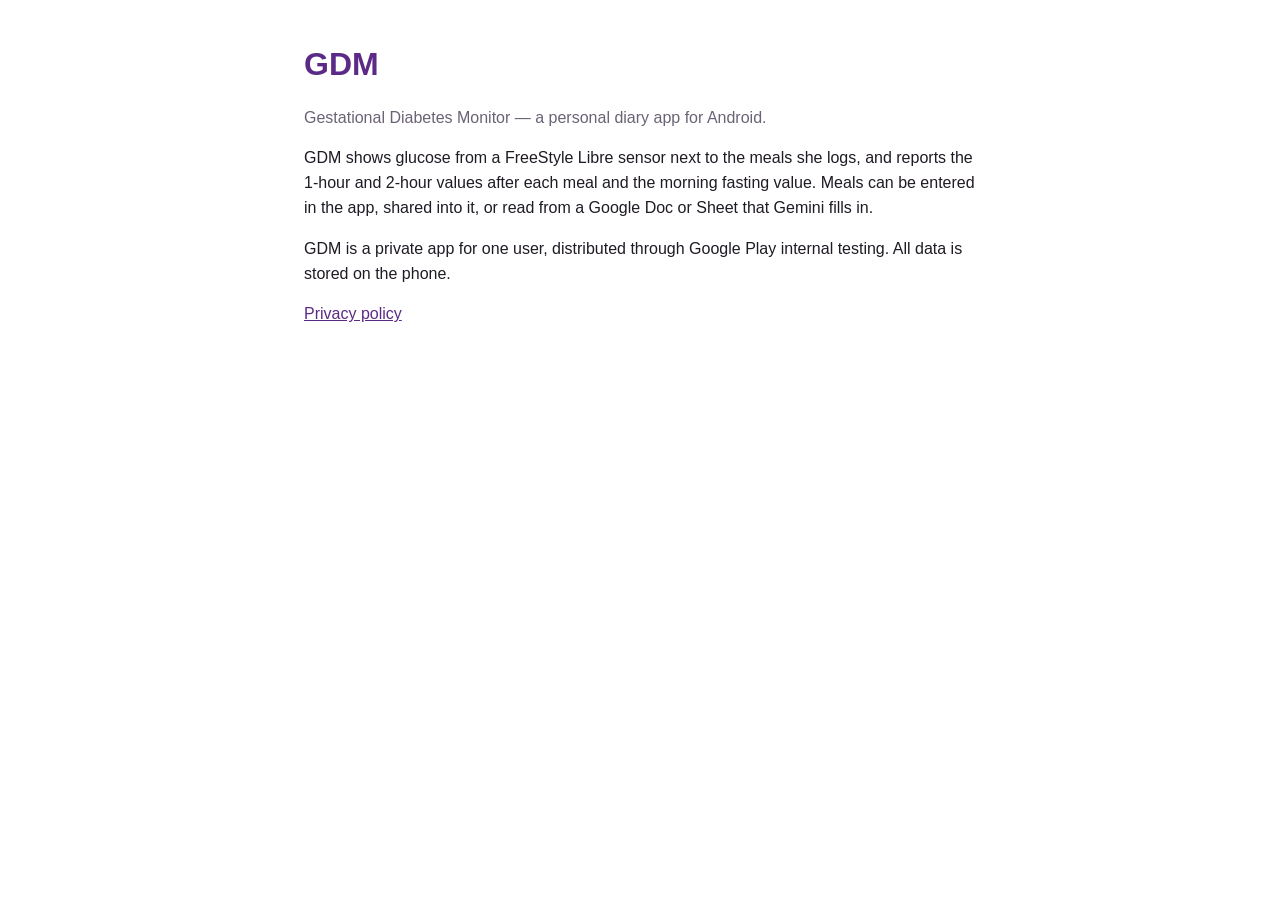
<file: index.html>
<!doctype html>
<html lang="en">
<head>
<meta charset="utf-8">
<meta name="viewport" content="width=device-width, initial-scale=1">
<title>GDM — gestational diabetes diary</title>
<link rel="stylesheet" href="style.css">
</head>
<body>
<h1>GDM</h1>
<p class="muted">Gestational Diabetes Monitor — a personal diary app for Android.</p>
<p>GDM shows glucose from a FreeStyle Libre sensor next to the meals she logs, and reports the 1-hour and 2-hour values after each meal and the morning fasting value. Meals can be entered in the app, shared into it, or read from a Google Doc or Sheet that Gemini fills in.</p>
<p>GDM is a private app for one user, distributed through Google Play internal testing. All data is stored on the phone.</p>
<p><a href="privacy.html">Privacy policy</a></p>
</body>
</html>
</file>
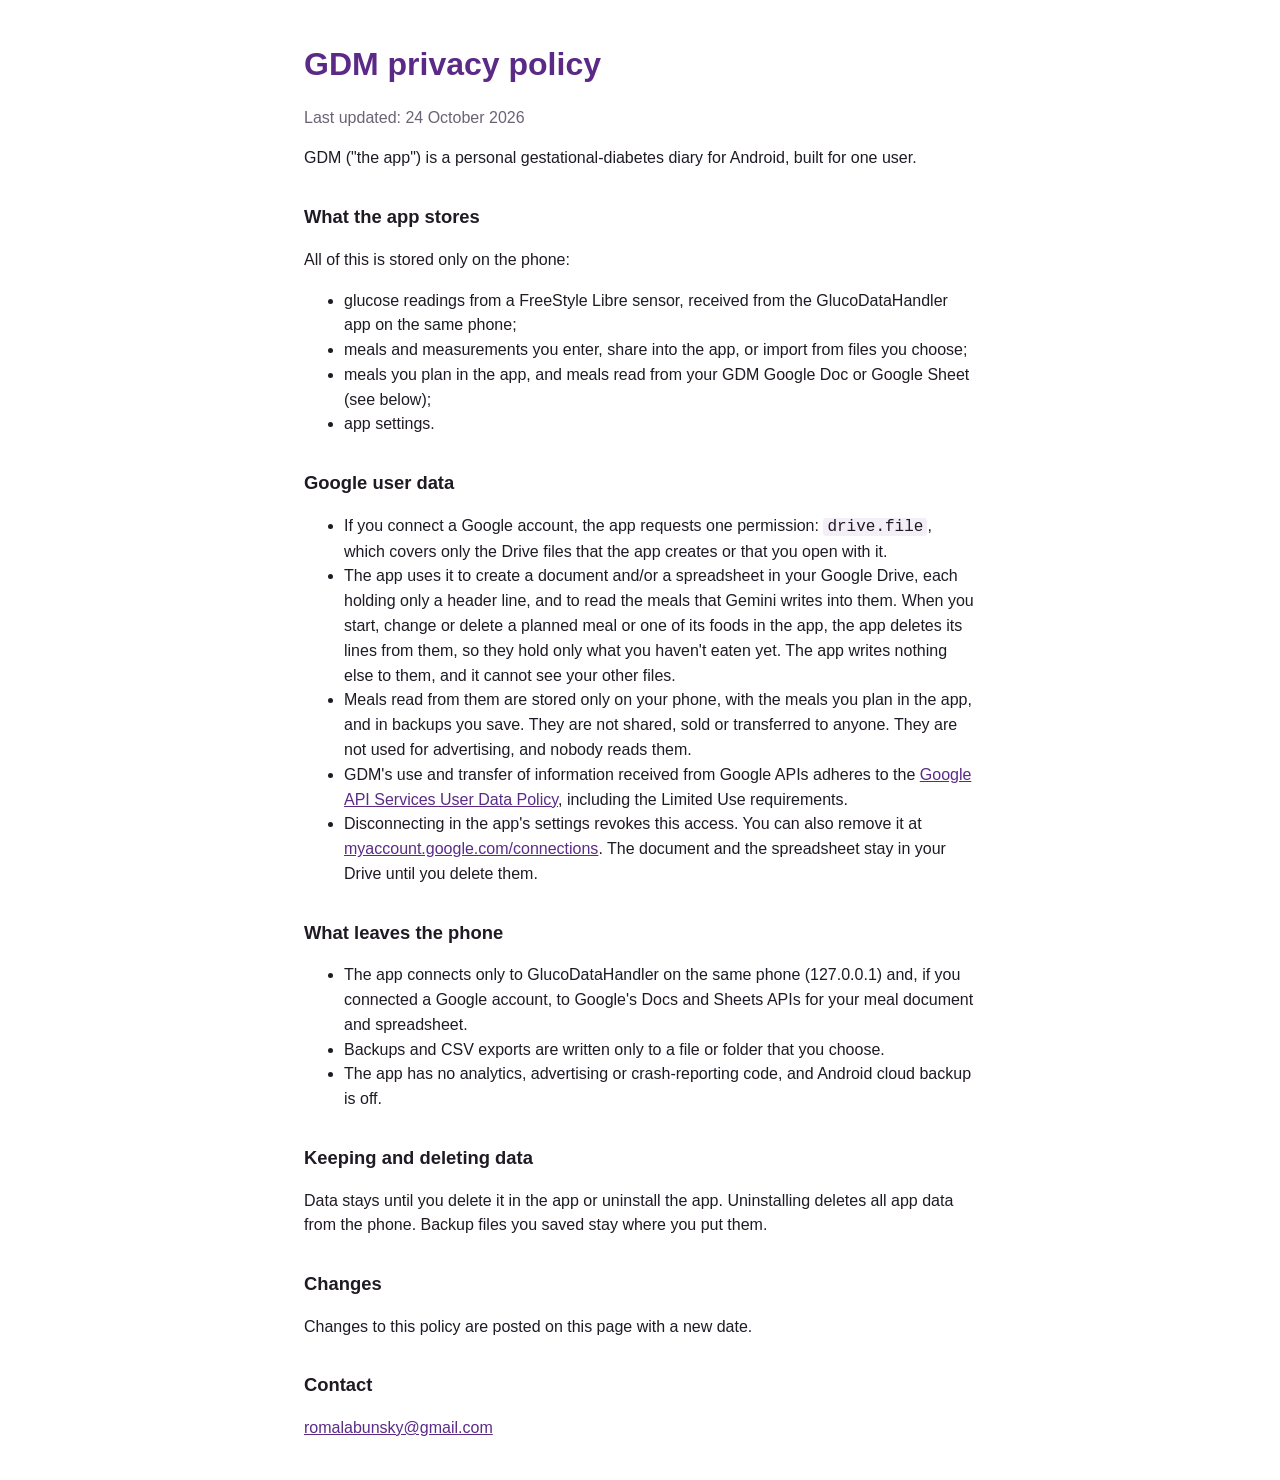
<file: privacy.html>
<!doctype html>
<html lang="en">
<head>
<meta charset="utf-8">
<meta name="viewport" content="width=device-width, initial-scale=1">
<title>GDM — Privacy policy</title>
<link rel="stylesheet" href="style.css">
</head>
<body>
<h1>GDM privacy policy</h1>
<p class="muted">Last updated: 24 October 2026</p>
<p>GDM ("the app") is a personal gestational-diabetes diary for Android, built for one user.</p>

<h2>What the app stores</h2>
<p>All of this is stored only on the phone:</p>
<ul>
<li>glucose readings from a FreeStyle Libre sensor, received from the GlucoDataHandler app on the same phone;</li>
<li>meals and measurements you enter, share into the app, or import from files you choose;</li>
<li>meals you plan in the app, and meals read from your GDM Google Doc or Google Sheet (see below);</li>
<li>app settings.</li>
</ul>

<h2>Google user data</h2>
<ul>
<li>If you connect a Google account, the app requests one permission: <code>drive.file</code>, which covers only the Drive files that the app creates or that you open with it.</li>
<li>The app uses it to create a document and/or a spreadsheet in your Google Drive, each holding only a header line, and to read the meals that Gemini writes into them. When you start, change or delete a planned meal or one of its foods in the app, the app deletes its lines from them, so they hold only what you haven't eaten yet. The app writes nothing else to them, and it cannot see your other files.</li>
<li>Meals read from them are stored only on your phone, with the meals you plan in the app, and in backups you save. They are not shared, sold or transferred to anyone. They are not used for advertising, and nobody reads them.</li>
<li>GDM's use and transfer of information received from Google APIs adheres to the <a href="https://developers.google.com/terms/api-services-user-data-policy">Google API Services User Data Policy</a>, including the Limited Use requirements.</li>
<li>Disconnecting in the app's settings revokes this access. You can also remove it at <a href="https://myaccount.google.com/connections">myaccount.google.com/connections</a>. The document and the spreadsheet stay in your Drive until you delete them.</li>
</ul>

<h2>What leaves the phone</h2>
<ul>
<li>The app connects only to GlucoDataHandler on the same phone (127.0.0.1) and, if you connected a Google account, to Google's Docs and Sheets APIs for your meal document and spreadsheet.</li>
<li>Backups and CSV exports are written only to a file or folder that you choose.</li>
<li>The app has no analytics, advertising or crash-reporting code, and Android cloud backup is off.</li>
</ul>

<h2>Keeping and deleting data</h2>
<p>Data stays until you delete it in the app or uninstall the app. Uninstalling deletes all app data from the phone. Backup files you saved stay where you put them.</p>

<h2>Changes</h2>
<p>Changes to this policy are posted on this page with a new date.</p>

<h2>Contact</h2>
<p><a href="mailto:romalabunsky@gmail.com">romalabunsky@gmail.com</a></p>
</body>
</html>
</file>
<file: style.css>
body { font: 16px/1.55 -apple-system, BlinkMacSystemFont, "Segoe UI", Roboto, sans-serif; max-width: 42rem; margin: 2.5rem auto; padding: 0 1.25rem; color: #1f1a24; }
h1 { color: #5b2a86; margin-bottom: .25rem; }
h2 { margin-top: 2rem; font-size: 1.15rem; }
a { color: #5b2a86; }
.muted { color: #6b6375; }
code { background: #f3eef8; padding: 0 .25rem; border-radius: 3px; }
</file>
